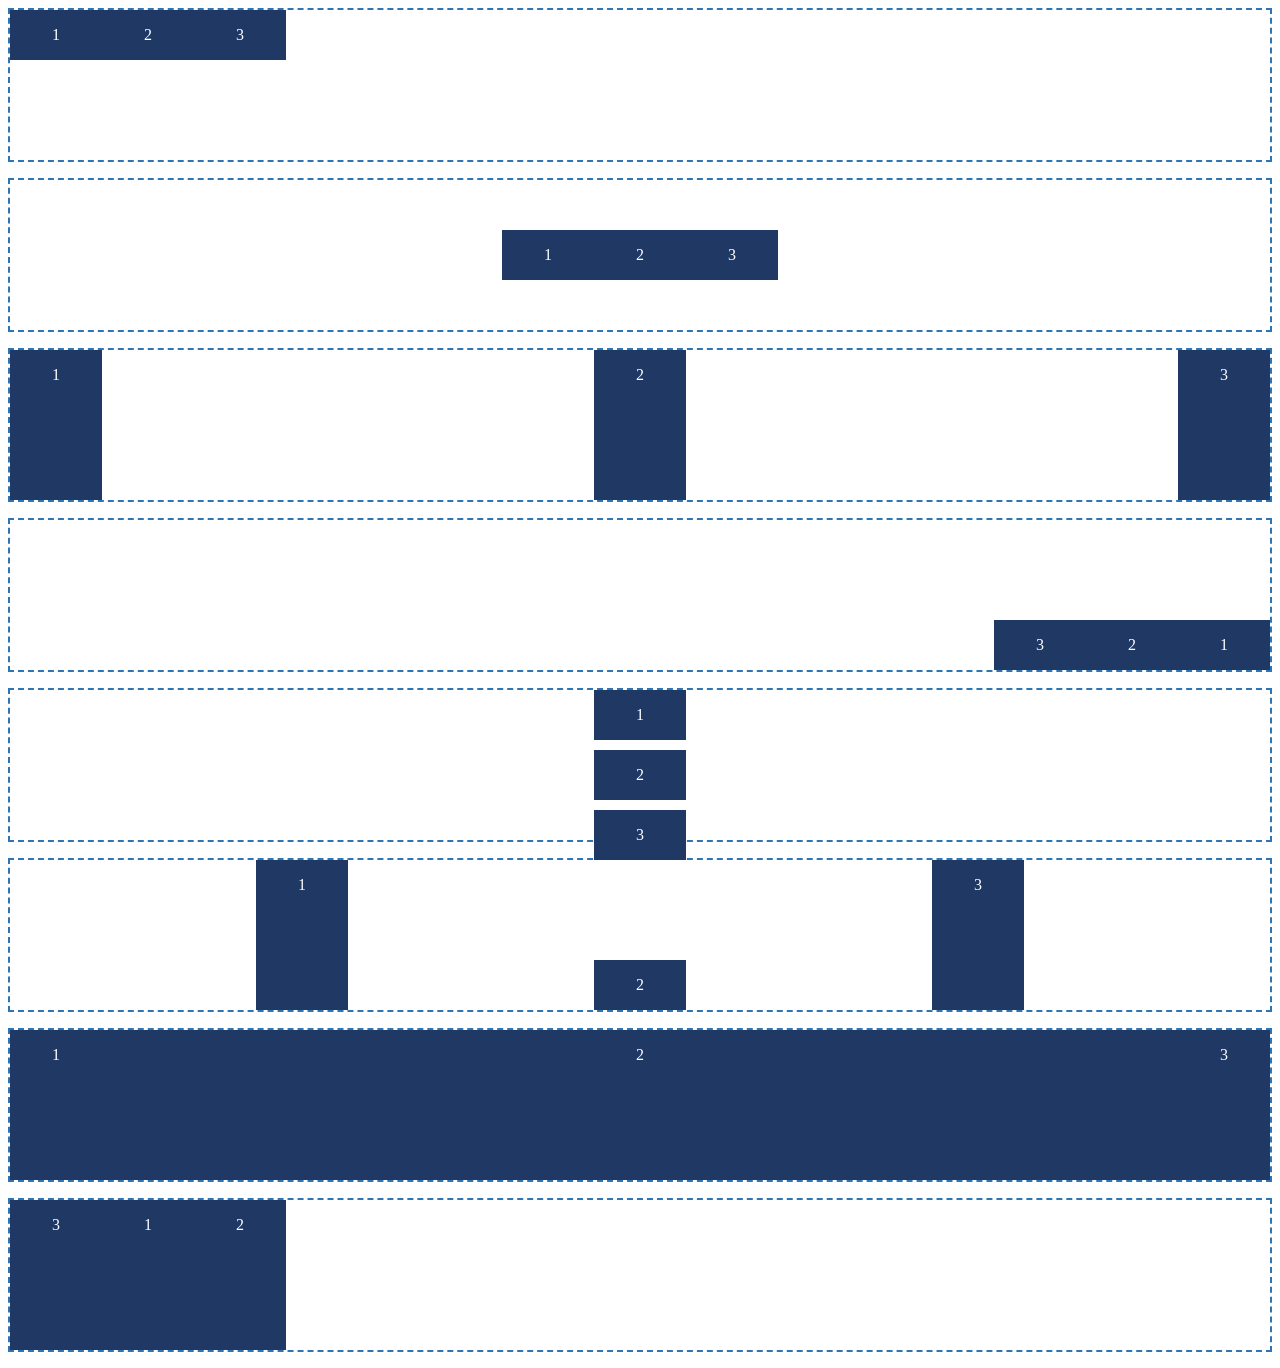
<file: alignements/index.html>
<!DOCTYPE html>
<html lang="fr">
<head>
    <meta charset="UTF-8">
    <meta name="viewport" content="width=device-width, initial-scale=1.0">
    <title>Alignements Flexbox</title>
    <link rel="stylesheet" href="css/style.css">
</head>
<body>
    <div class="boite b1"><span>1</span><span>2</span><span>3</span></div>
    <div class="boite b2"><span>1</span><span>2</span><span>3</span></div>
    <div class="boite b3"><span>1</span><span>2</span><span>3</span></div>
    <div class="boite b4"><span>1</span><span>2</span><span>3</span></div>
    <div class="boite b5"><span>1</span><span>2</span><span>3</span></div>
    <div class="boite b6"><span>1</span><span>2</span><span>3</span></div>
    <div class="boite b7"><span>1</span><span>2</span><span>3</span></div>
    <div class="boite b8"><span>1</span><span>2</span><span>3</span></div>
</body>
</html>
</file>
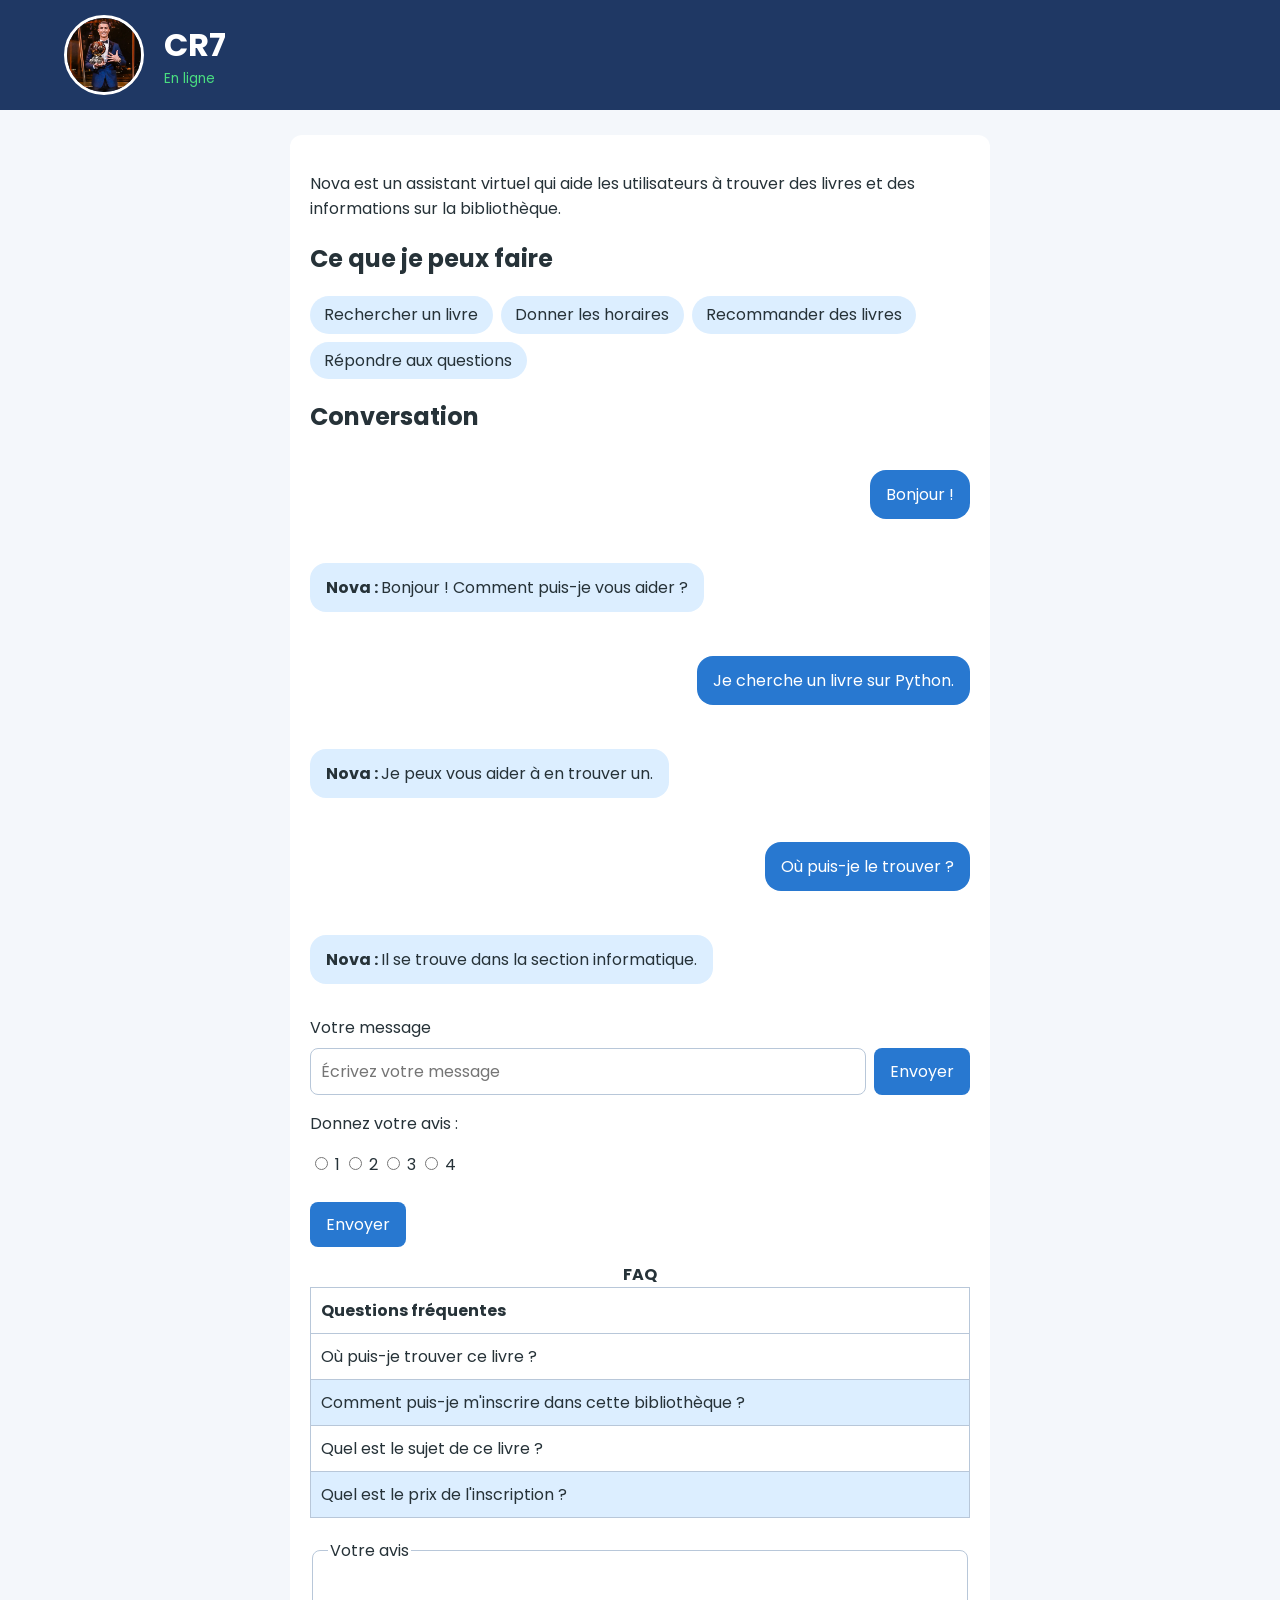
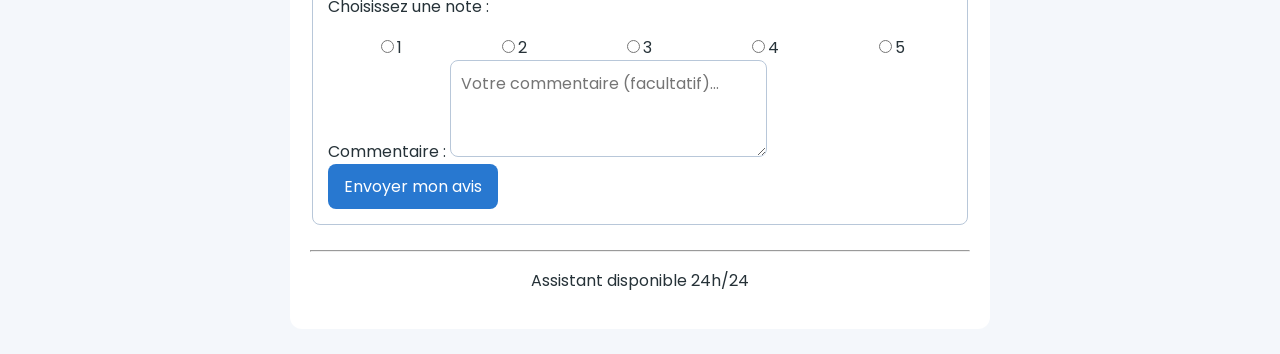
<file: chatbot/index.html>
<!DOCTYPE html>
<html lang="fr">
<head>
    <meta charset="UTF-8">
    <meta name="viewport" content="width=device-width, initial-scale=1.0">
    <title>CR7 - Assistant de la bibliothèque</title>
    <link rel="preconnect" href="https://fonts.googleapis.com">
    <link rel="preconnect" href="https://fonts.gstatic.com" crossorigin>
    <link href="https://fonts.googleapis.com/css2?family=Poppins:wght@400;500;600;700&display=swap" rel="stylesheet">
    <link rel="stylesheet" href="css/style.css">
</head>
<body>
    <header>
        <img src="images/Avatar.png" alt="Avatar de l'assistant" width="80" height="80">
        <div>
            <h1>CR7</h1>
            <p class="statut">En ligne</p>
        </div>
    </header>

    <main>
        <section>
            <p>Nova est un assistant virtuel qui aide les utilisateurs à trouver des livres et des informations sur la bibliothèque.</p>
            <h2>Ce que je peux faire</h2>
            <ul class="capacites">
                <li>Rechercher un livre</li>
                <li>Donner les horaires</li>
                <li>Recommander des livres</li>
                <li>Répondre aux questions</li>
            </ul>
        </section>

        <section>
            <h2>Conversation</h2>
            <div class="messages">
                <p class="message user">Bonjour !</p>
                <p class="message bot">Bonjour ! Comment puis-je vous aider ?</p>
                <p class="message user">Je cherche un livre sur Python.</p>
                <p class="message bot">Je peux vous aider à en trouver un.</p>
                <p class="message user">Où puis-je le trouver ?</p>
                <p class="message bot">Il se trouve dans la section informatique.</p>
            </div>

            <form class="form-message">
                <label for="message">Votre message</label>
                <input type="text" name="message" id="message" required placeholder="Écrivez votre message">
                <button type="submit">Envoyer</button>
            </form>
        </section>

        <aside>
            <form>
                <p>Donnez votre avis :</p>
                <input type="radio" id="avis-simple-1" name="avis" value="1">
                <label for="avis-simple-1">1</label>
                <input type="radio" id="avis-simple-2" name="avis" value="2">
                <label for="avis-simple-2">2</label>
                <input type="radio" id="avis-simple-3" name="avis" value="3">
                <label for="avis-simple-3">3</label>
                <input type="radio" id="avis-simple-4" name="avis" value="4">
                <label for="avis-simple-4">4</label>
                <br><br>
                <button type="submit">Envoyer</button>
            </form>

            <table>
                <caption><strong>FAQ</strong></caption>
                <thead>
                    <tr><th>Questions fréquentes</th></tr>
                </thead>
                <tbody>
                    <tr><td>Où puis-je trouver ce livre ?</td></tr>
                    <tr><td>Comment puis-je m'inscrire dans cette bibliothèque ?</td></tr>
                    <tr><td>Quel est le sujet de ce livre ?</td></tr>
                    <tr><td>Quel est le prix de l'inscription ?</td></tr>
                </tbody>
            </table>
        </aside>

        <section>
            <form method="post">
                <fieldset>
                    <legend>Votre avis</legend>
                    <p>Choisissez une note :</p>
                    <div class="notes">
                        <div><input type="radio" id="avis1" name="note" value="1" required><label for="avis1">1</label></div>
                        <div><input type="radio" id="avis2" name="note" value="2"><label for="avis2">2</label></div>
                        <div><input type="radio" id="avis3" name="note" value="3"><label for="avis3">3</label></div>
                        <div><input type="radio" id="avis4" name="note" value="4"><label for="avis4">4</label></div>
                        <div><input type="radio" id="avis5" name="note" value="5"><label for="avis5">5</label></div>
                    </div>
                    <div>
                        <label for="commentaire">Commentaire :</label>
                        <textarea id="commentaire" name="commentaire" rows="3" maxlength="200" placeholder="Votre commentaire (facultatif)..."></textarea>
                    </div>
                    <button type="submit">Envoyer mon avis</button>
                </fieldset>
            </form>
        </section>

        <footer>
            <hr>
            <p>Assistant disponible 24h/24</p>
        </footer>
    </main>
</body>
</html>
</file>
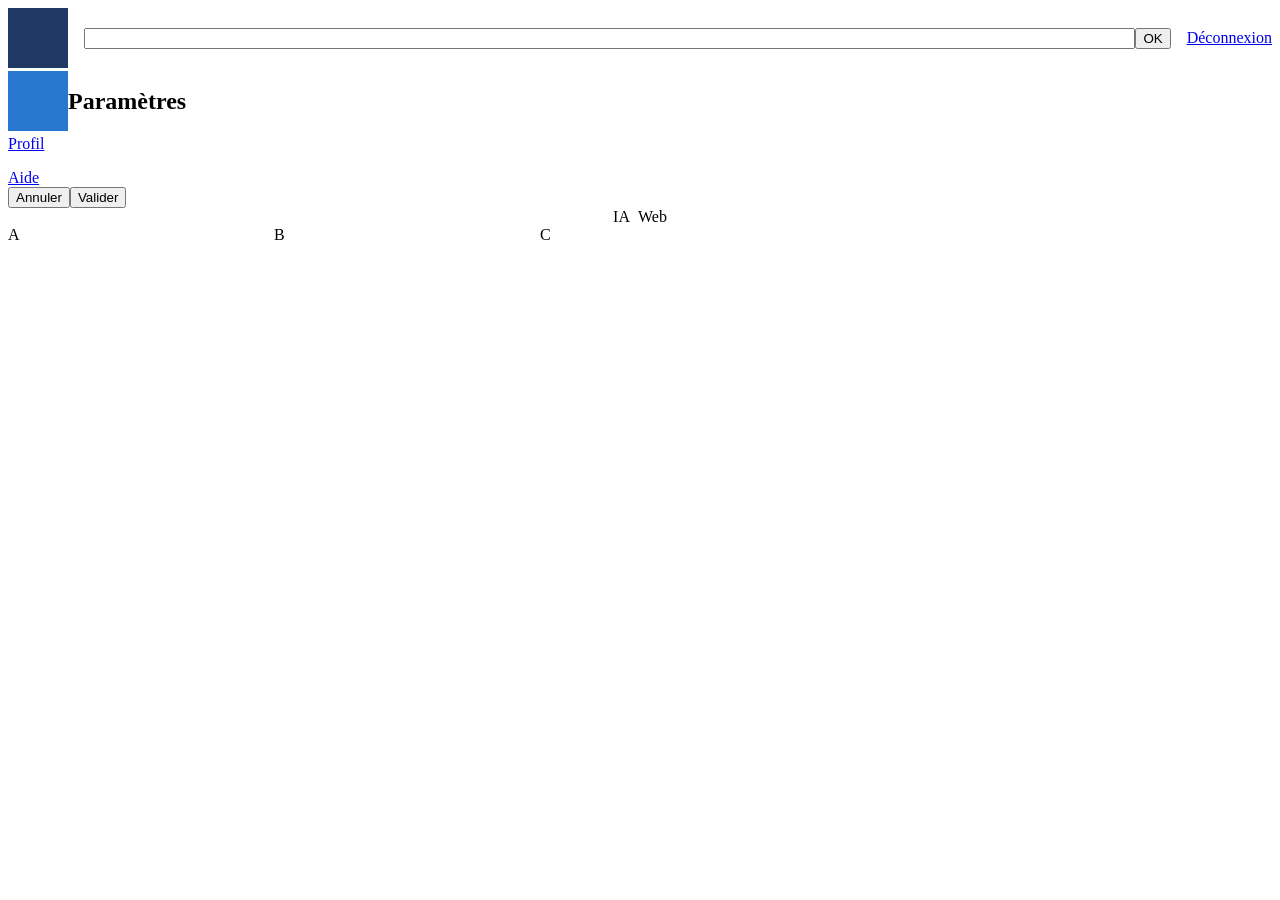
<file: corrections/index.html>
<!DOCTYPE html>
<html lang="fr">
<head>
    <meta charset="UTF-8">
    <meta name="viewport" content="width=device-width, initial-scale=1.0">
    <title>Corrections Flexbox</title>
    <link rel="stylesheet" href="css/style.css">
</head>
<body>
    <header class="barre">
        <img src="logo.png" alt="Logo" class="logo">
        <form class="recherche"><input type="search"><button>OK</button></form>
        <a href="#" class="deconnexion">Déconnexion</a>
    </header>
    <div class="entete"><img src="icone.png" alt=""><h2>Paramètres</h2></div>
    <nav class="lateral"><a href="#">Profil</a><a href="#">Aide</a></nav>
    <div class="boutons"><button>Annuler</button><button>Valider</button></div>
    <div class="etiquettes"><span>IA</span><span>Web</span></div>
    <section class="cartes"><div>A</div><div>B</div><div>C</div></section>
</body>
</html>
</file>
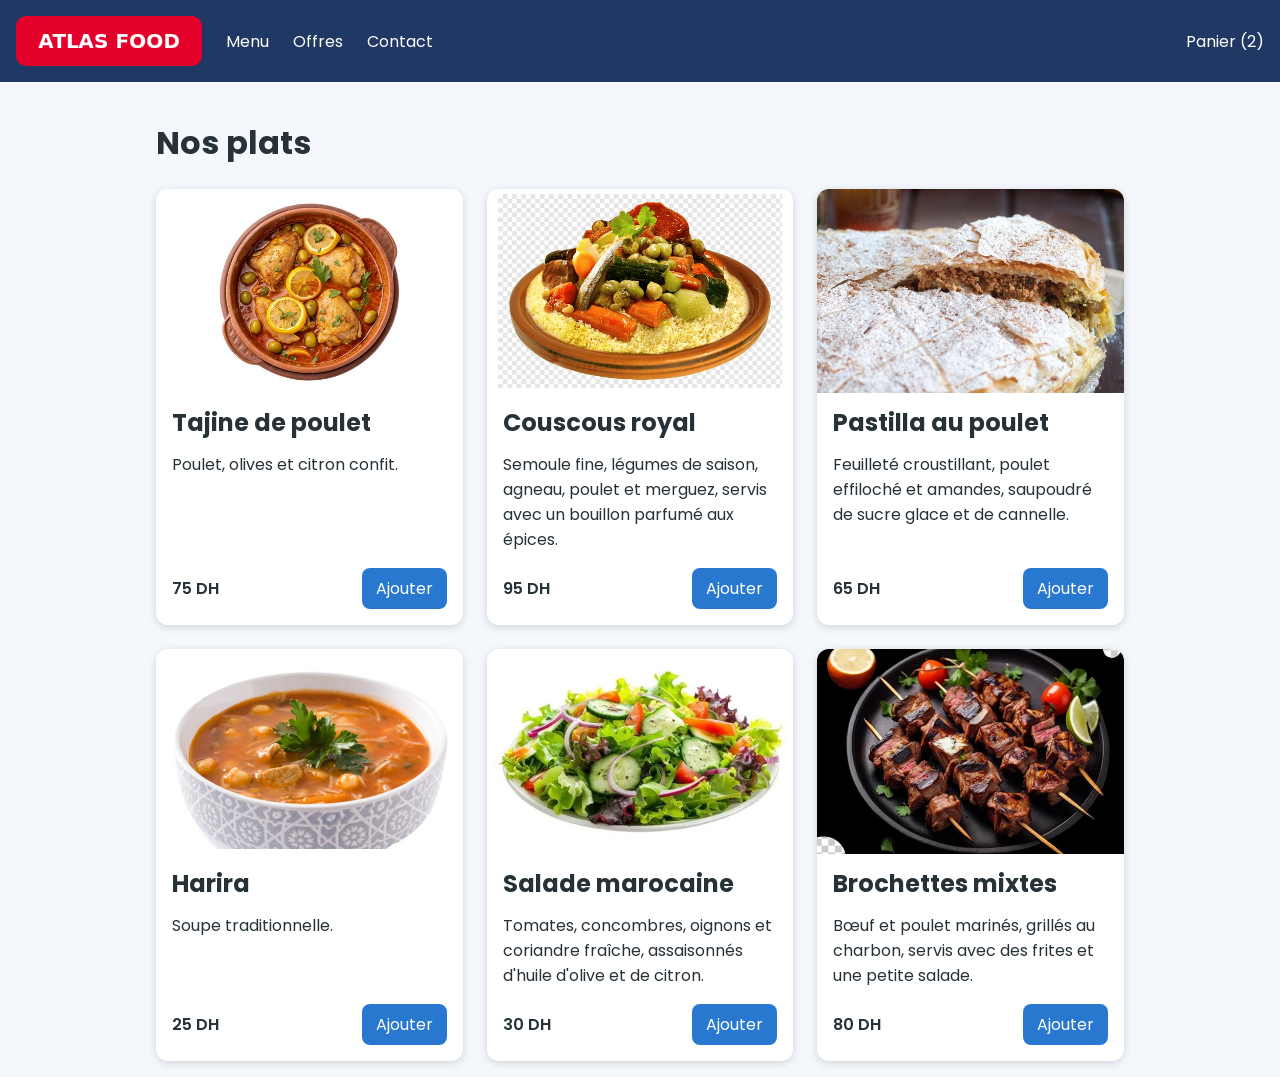
<file: restaurant/index.html>
<!DOCTYPE html>
<html lang="fr">
<head>
    <meta charset="UTF-8">
    <meta name="viewport" content="width=device-width, initial-scale=1.0">
    <title>Atlas Food</title>
    <link rel="preconnect" href="https://fonts.googleapis.com">
    <link rel="preconnect" href="https://fonts.gstatic.com" crossorigin>
    <link href="https://fonts.googleapis.com/css2?family=Poppins:wght@400;500;600;700&display=swap" rel="stylesheet">
    <link rel="stylesheet" href="css/style.css">
</head>
<body>
    <header class="entete">
        <img src="images/logo.png" alt="Atlas Food" class="logo">
        <nav class="menu">
            <a href="#">Menu</a>
            <a href="#">Offres</a>
            <a href="#">Contact</a>
        </nav>
        <a href="#" class="panier">Panier (2)</a>
    </header>

    <main>
        <h1>Nos plats</h1>
        <section class="plats">
        <article class="plat">
            <img src="images/tajine.jpg" alt="Tajine de poulet">
            <h2>Tajine de poulet</h2>
            <p>Poulet, olives et citron confit.</p>
            <div class="pied">
                <span class="prix">75 DH</span>
                <a href="#" class="ajouter">Ajouter</a>
            </div>
        </article>
        <article class="plat">
            <img src="images/couscous.jpg" alt="Couscous royal">
            <h2>Couscous royal</h2>
            <p>Semoule fine, légumes de saison, agneau, poulet et merguez, servis avec un bouillon parfumé aux épices.</p>
            <div class="pied">
                <span class="prix">95 DH</span>
                <a href="#" class="ajouter">Ajouter</a>
            </div>
        </article>
        <article class="plat">
            <img src="images/pastilla.jpg" alt="Pastilla au poulet">
            <h2>Pastilla au poulet</h2>
            <p>Feuilleté croustillant, poulet effiloché et amandes, saupoudré de sucre glace et de cannelle.</p>
            <div class="pied">
                <span class="prix">65 DH</span>
                <a href="#" class="ajouter">Ajouter</a>
            </div>
        </article>
        <article class="plat">
            <img src="images/harira.jpg" alt="Harira">
            <h2>Harira</h2>
            <p>Soupe traditionnelle.</p>
            <div class="pied">
                <span class="prix">25 DH</span>
                <a href="#" class="ajouter">Ajouter</a>
            </div>
        </article>
        <article class="plat">
            <img src="images/salade.jpg" alt="Salade marocaine">
            <h2>Salade marocaine</h2>
            <p>Tomates, concombres, oignons et coriandre fraîche, assaisonnés d'huile d'olive et de citron.</p>
            <div class="pied">
                <span class="prix">30 DH</span>
                <a href="#" class="ajouter">Ajouter</a>
            </div>
        </article>
        <article class="plat">
            <img src="images/brochettes.jpg" alt="Brochettes mixtes">
            <h2>Brochettes mixtes</h2>
            <p>Bœuf et poulet marinés, grillés au charbon, servis avec des frites et une petite salade.</p>
            <div class="pied">
                <span class="prix">80 DH</span>
                <a href="#" class="ajouter">Ajouter</a>
            </div>
        </article>
        </section>
    </main>
</body>
</html>
</file>
<file: alignements/css/style.css>
/* CSS commun */
.boite { height: 150px; margin-bottom: 1rem; border: 2px dashed #2E75B6; }
.boite span { width: 60px; padding: 1rem; background-color: #1F3864;
              color: white; text-align: center; }

/* b1 : côte à côte, en haut à gauche, sans étirement en hauteur */
.b1 { display: flex; align-items: flex-start; }

/* b2 : groupés au centre (horizontal et vertical) */
.b2 { display: flex; justify-content: center; align-items: center; }

/* b3 : premier à gauche, dernier à droite, deuxième au milieu */
.b3 { display: flex; justify-content: space-between; }

/* b4 : en bas à droite, dans l'ordre 3, 2, 1 */
.b4 { display: flex; flex-direction: row-reverse; align-items: flex-end; }

/* b5 : en colonne, centrés horizontalement, 10px d'écart */
.b5 { display: flex; flex-direction: column; align-items: center; gap: 10px; }

/* b6 : espaces égaux avant, entre et après ; l'élément 2 collé en bas */
.b6 { display: flex; justify-content: space-evenly; }
.b6 span:nth-child(2) { align-self: flex-end; }

/* b7 : l'élément 2 prend toute la place restante */
.b7 { display: flex; }
.b7 span:nth-child(2) { flex-grow: 1; }

/* b8 : l'élément 3 s'affiche en premier */
.b8 { display: flex; }
.b8 span:nth-child(3) { order: -1; }
</file>
<file: chatbot/css/style.css>
/* Réglage général */
* {
    box-sizing: border-box;
}

body {
    margin: 0;
    font-family: "Poppins", sans-serif;
    background-color: #F4F7FB;
    color: #263238;
}

/* En-tête collé en haut pendant le défilement */
header {
    position: sticky;
    top: 0;
    z-index: 10;
    display: flex;
    align-items: center;
    gap: 20px;
    padding: 15px 5%;
    background-color: #1F3864;
    color: white;
}

header img {
    flex-shrink: 0;
    border: 3px solid white;
    border-radius: 50%;
    object-fit: cover;
    object-position: top;
}

/* Contenu principal */
main {
    width: 90%;
    max-width: 700px;
    margin: 25px auto;
    padding: 20px;
    background-color: white;
    border-radius: 12px;
}

header h1 {
    margin: 0;
}

.statut {
    margin: 0;
    font-size: 0.85rem;
    color: #4ADE80;
}

/* Bulles de conversation */
.messages {
    display: flex;
    flex-direction: column;
    gap: 0.75rem;
}

.message {
    max-width: 70%;
    padding: 12px 16px;
    border-radius: 16px;
    overflow-wrap: break-word;
}

.bot {
    align-self: flex-start;
    background-color: #DCEEFF;
}

.bot::before {
    content: "Nova : ";
    font-weight: 700;
}

.user {
    align-self: flex-end;
    background-color: #2878D0;
    color: white;
}

/* Champ de saisie et boutons */
input[type="text"],
textarea {
    max-width: 100%;
    padding: 10px;
    border: 1px solid #B8C7D9;
    border-radius: 8px;
    font: inherit;
}

#message:focus {
    background-color: #DCEEFF;
    outline: 2px solid #2878D0;
}

button {
    padding: 10px 16px;
    border: none;
    border-radius: 8px;
    background-color: #2878D0;
    color: white;
    font: inherit;
    cursor: pointer;
}

button:hover {
    background-color: #1F3864;
}

/* Tableau des questions fréquentes */
table {
    width: 100%;
    margin-top: 15px;
    border-collapse: collapse;
}

th,
td {
    padding: 10px;
    border: 1px solid #B8C7D9;
    text-align: left;
}

tbody tr:nth-child(even) {
    background-color: #DCEEFF;
}

fieldset {
    margin-top: 20px;
    padding: 15px;
    border: 1px solid #B8C7D9;
    border-radius: 8px;
}

footer {
    margin-top: 25px;
    text-align: center;
}

/* Formulaire de message */
.form-message {
    display: flex;
    flex-wrap: wrap;
    gap: 0.5rem;
    margin-top: 15px;
}

.form-message label {
    flex-basis: 100%;
}

.form-message input {
    flex: 1;
}

.form-message button {
    flex-shrink: 0;
}

/* Capacités en étiquettes */
.capacites {
    display: flex;
    flex-wrap: wrap;
    gap: 0.5rem;
    list-style: none;
    padding: 0;
}

.capacites li {
    padding: 0.4rem 0.9rem;
    background-color: #DCEEFF;
    border-radius: 999px;
}

/* Boutons radio de la note */
.notes {
    display: flex;
    justify-content: space-around;
    align-items: center;
}
</file>
<file: corrections/css/style.css>
/* 1. Les boutons sont côte à côte */
/* Erreur : display: flex était sur les boutons, alors qu'il doit être sur leur conteneur .boutons. */
.boutons { display: flex; }

/* 2. L'icône et le titre sont alignés au centre verticalement */
/* Erreur : justify-content agit sur l'axe horizontal ; le centrage vertical se fait avec align-items. */
.entete { display: flex; align-items: center; }

/* 3. Les cartes passent à la ligne quand la place manque */
/* Erreur : sans flex-wrap: wrap, les cartes restent sur une seule ligne (nowrap par défaut). */
.cartes { display: flex; gap: 1rem; flex-wrap: wrap; }
.cartes div { flex: 0 0 250px; }

/* 4. Le champ de recherche prend toute la place restante */
/* Erreur : flex-grow: 0 empêche le champ de grandir ; il faut flex-grow: 1. */
.recherche { display: flex; flex: 1; }
.recherche input { flex-grow: 1; }

/* 5. Les liens du menu latéral sont empilés, espacés de 1rem */
/* Erreur : sans flex-direction: column, les liens restent côte à côte (row par défaut). */
.lateral { display: flex; flex-direction: column; gap: 1rem; }

/* 6. Le lien Déconnexion est poussé tout à droite de la barre */
/* Erreur : margin-right: auto le pousse vers la gauche ; il faut margin-left: auto. */
.barre { display: flex; align-items: center; gap: 1rem; }
.deconnexion { margin-left: auto; }

/* 7. Le logo ne doit jamais rétrécir */
/* Erreur : flex-shrink: 1 autorise le rétrécissement ; il faut flex-shrink: 0. */
.logo { width: 60px; flex-shrink: 0; }

/* 8. Les étiquettes sont centrées horizontalement */
/* Erreur : align-items centre verticalement ; l'horizontal se fait avec justify-content: center. */
.etiquettes { display: flex; gap: 0.5rem; justify-content: center; }
</file>
<file: restaurant/css/style.css>
/* 1. Base */
* { box-sizing: border-box; }

body {
    margin: 0;
    font-family: "Poppins", sans-serif;
    background-color: #F4F7FB;
    color: #263238;
}

main {
    max-width: 1000px;
    margin: 0 auto;
    padding: 1rem;
}

/* 2. En-tête : logo, menu, panier alignés verticalement */
.entete {
    display: flex;
    align-items: center;
    flex-wrap: wrap;          /* évite le débordement en petite fenêtre */
    gap: 1.5rem;
    padding: 1rem;
    background-color: #1F3864;
}

.logo { height: 50px; }

/* 3. Menu : liens blancs espacés de 1.5rem */
.menu { display: flex; gap: 1.5rem; }

.menu a,
.panier {
    color: white;
    text-decoration: none;
}

.panier { margin-left: auto; }   /* poussé tout à droite */

/* 4. Cartes qui passent à la ligne */
.plats {
    display: flex;
    flex-wrap: wrap;
    gap: 1.5rem;
}

.plat {
    flex: 1 1 250px;
    /* 5. Aspect de la carte */
    display: flex;
    flex-direction: column;
    background-color: white;
    border-radius: 12px;
    box-shadow: 0 2px 8px rgba(0, 0, 0, 0.15);
    overflow: hidden;
}

.plat img {
    width: 100%;
    aspect-ratio: 3 / 2;
    object-fit: cover;
}

.plat h2,
.plat p {
    margin: 0;
    padding: 0.75rem 1rem 0;
}

/* 6-7. Pied collé en bas, prix à gauche, bouton à droite */
.pied {
    display: flex;
    justify-content: space-between;
    align-items: center;
    margin-top: auto;
    padding: 1rem;
}

.prix { font-weight: 600; }

.ajouter {
    padding: 8px 14px;
    background-color: #2878D0;
    color: white;
    text-decoration: none;
    border-radius: 8px;
}

.ajouter:hover { background-color: #1F3864; }
</file>
